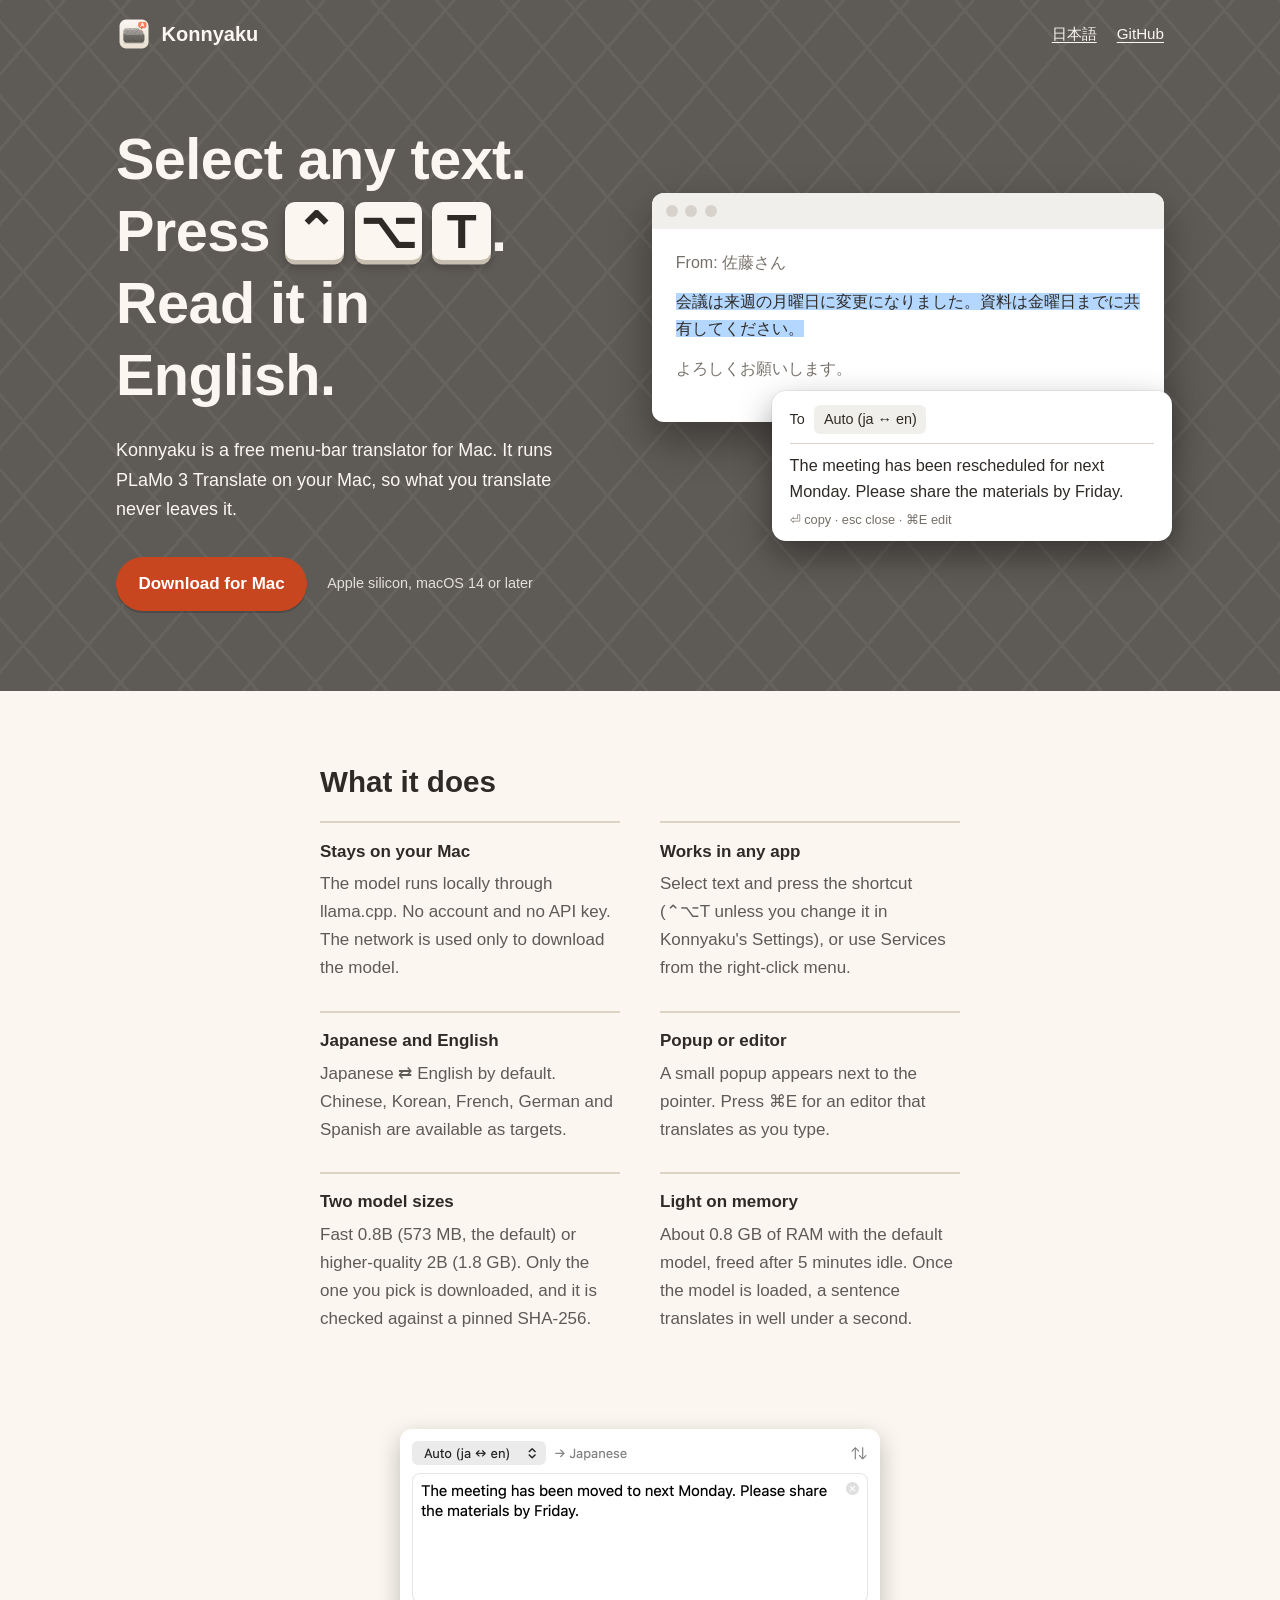
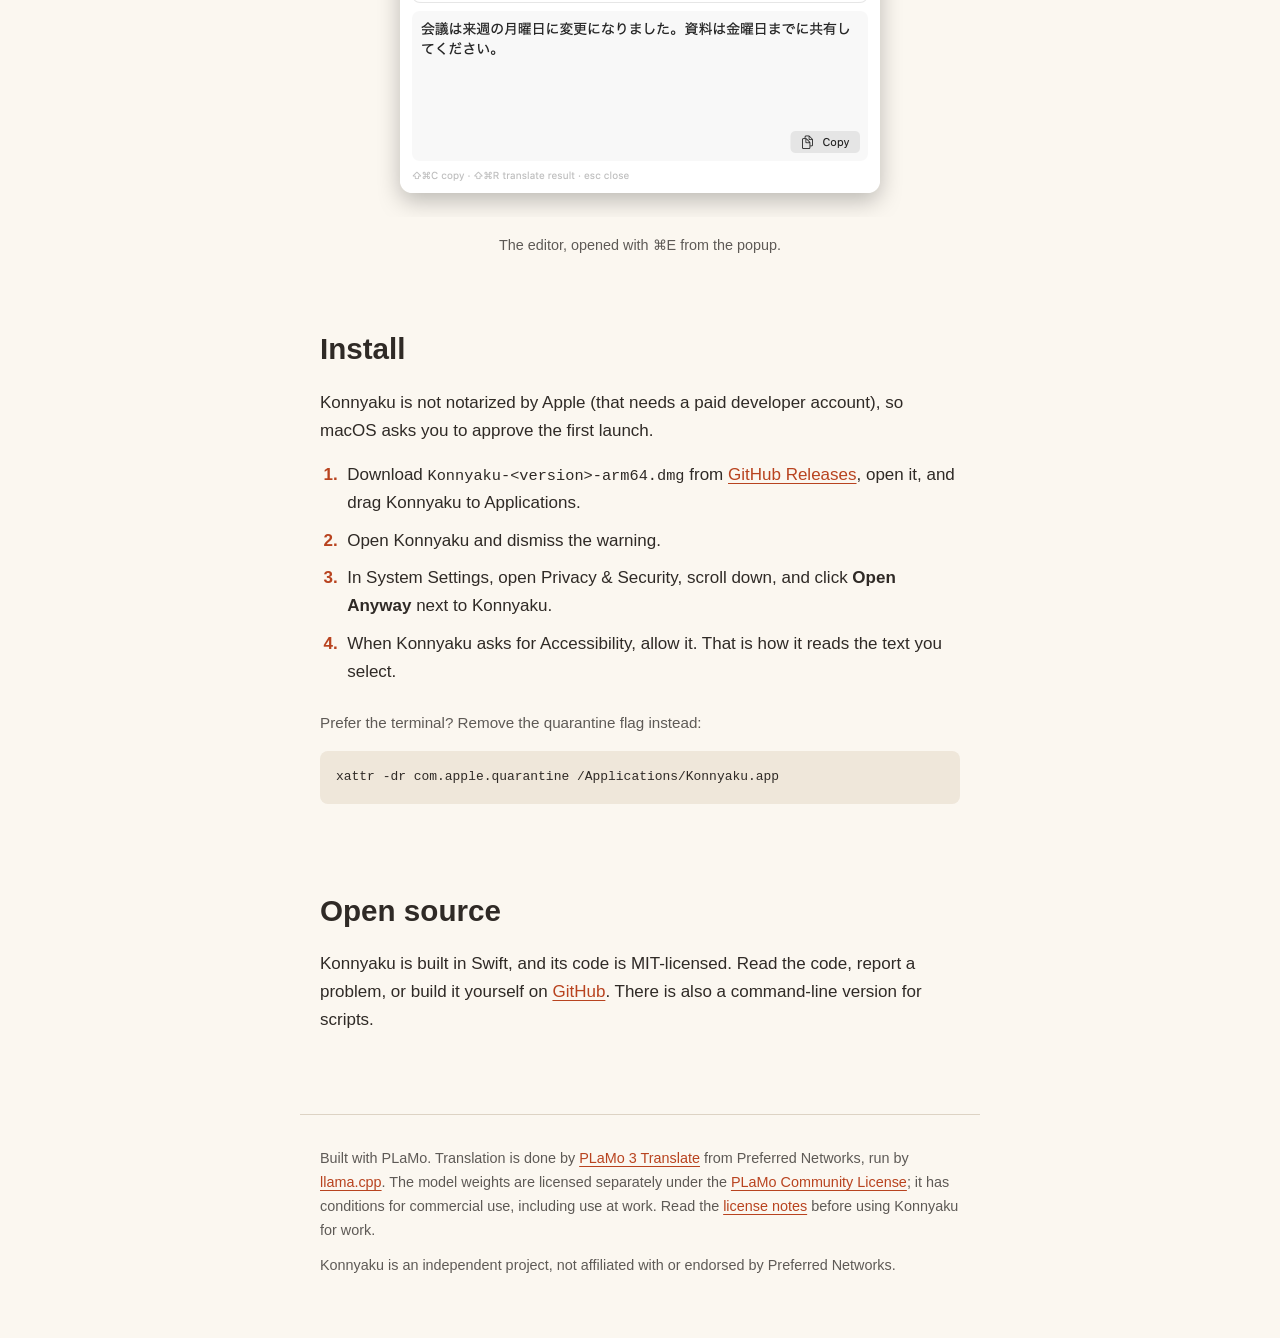
<file: docs/index.html>
<!doctype html>
<html lang="en">
<head>
  <meta charset="utf-8">
  <meta name="viewport" content="width=device-width, initial-scale=1">
  <title>Konnyaku: private, on-device translation for Mac</title>
  <meta name="description" content="Konnyaku is a free, open-source menu-bar translator for Mac. Select text in any app and press ⌃⌥T. Japanese ⇄ English with PLaMo 3 Translate, running entirely on your Mac.">
  <link rel="canonical" href="https://yukinoda.github.io/konnyaku/">
  <link rel="alternate" hreflang="en" href="https://yukinoda.github.io/konnyaku/">
  <link rel="alternate" hreflang="ja" href="https://yukinoda.github.io/konnyaku/ja/">
  <link rel="alternate" hreflang="x-default" href="https://yukinoda.github.io/konnyaku/">
  <link rel="icon" type="image/png" href="images/logo.png">
  <meta name="google-site-verification" content="SRDIfoffDiE1NnRKW10rsUYTHRfcO9mQLvn3l4jEC-0">

  <meta property="og:type" content="website">
  <meta property="og:site_name" content="Konnyaku">
  <meta property="og:title" content="Konnyaku: private, on-device translation for Mac">
  <meta property="og:description" content="Select text in any app and press ⌃⌥T. Japanese ⇄ English, running entirely on your Mac.">
  <meta property="og:url" content="https://yukinoda.github.io/konnyaku/">
  <meta property="og:image" content="https://yukinoda.github.io/konnyaku/images/social-preview.png">
  <!-- og:image:alt and twitter:image:alt describe the same card; keep them identical. -->
  <meta property="og:image:alt" content="The Konnyaku app icon and name. Private, on-device translation for your Mac menu bar. Japanese and English, PLaMo 3 Translate, llama.cpp.">
  <meta property="og:image:width" content="1280">
  <meta property="og:image:height" content="640">
  <meta property="og:locale" content="en_US">
  <meta property="og:locale:alternate" content="ja_JP">
  <meta name="twitter:card" content="summary_large_image">
  <meta name="twitter:image:alt" content="The Konnyaku app icon and name. Private, on-device translation for your Mac menu bar. Japanese and English, PLaMo 3 Translate, llama.cpp.">

  <script type="application/ld+json">
  {
    "@context": "https://schema.org",
    "@type": "SoftwareApplication",
    "name": "Konnyaku",
    "description": "Private, on-device translation for your Mac menu bar, powered by PLaMo 3 Translate.",
    "applicationCategory": "UtilitiesApplication",
    "operatingSystem": "macOS 14 or later (Apple silicon)",
    "url": "https://yukinoda.github.io/konnyaku/",
    "downloadUrl": "https://github.com/yukinoda/konnyaku/releases/latest",
    "license": "https://opensource.org/licenses/MIT",
    "offers": {
      "@type": "Offer",
      "price": "0",
      "priceCurrency": "USD"
    }
  }
  </script>

  <link rel="stylesheet" href="style.css">
</head>
<body>
  <a class="skip-link" href="#main">Skip to content</a>

  <header class="slab">
    <div class="masthead">
      <a class="brand" href="./">
        <img src="images/logo.png" alt="" width="36" height="36">
        Konnyaku
      </a>
      <nav aria-label="Site">
        <a href="ja/" hreflang="ja" lang="ja">日本語</a>
        <a class="github" href="https://github.com/yukinoda/konnyaku">GitHub</a>
      </nav>
    </div>

    <div class="hero">
      <div>
        <h1>
          <span class="line">Select any text.</span>
          <span class="line">Press <span class="keys" role="img" aria-label="Control Option T"><kbd>⌃</kbd><kbd>⌥</kbd><kbd>T</kbd></span>.</span>
          <span class="line">Read it in English.</span>
        </h1>
        <p class="lede">
          Konnyaku is a free menu-bar translator for Mac. It runs
          PLaMo 3 Translate on your Mac, so what you translate never
          leaves it.
        </p>
        <div class="download">
          <a class="button" href="https://github.com/yukinoda/konnyaku/releases/latest">Download for Mac</a>
          <small>Apple silicon, macOS 14 or later</small>
        </div>
      </div>

      <figure class="demo" role="img" aria-label="Example: a Japanese sentence in an email is selected and Konnyaku shows the English translation in a popup">
        <div class="window" aria-hidden="true" lang="ja">
          <div class="window-bar"><span></span><span></span><span></span></div>
          <div class="window-body">
            <p class="muted">From: 佐藤さん</p>
            <p><span class="selected">会議は来週の月曜日に変更になりました。資料は金曜日までに共有してください。</span></p>
            <p class="muted">よろしくお願いします。</p>
          </div>
        </div>
        <div class="popup" aria-hidden="true">
          <div class="popup-head">
            <span>To</span>
            <span class="picker">Auto (ja ↔ en)</span>
          </div>
          <p>The meeting has been rescheduled for next Monday. Please share the materials by Friday.</p>
          <p class="hint">⏎ copy · esc close · ⌘E edit</p>
        </div>
      </figure>
    </div>
  </header>

  <main id="main" tabindex="-1">
    <section class="section" aria-labelledby="features">
      <h2 id="features">What it does</h2>
      <dl class="features">
        <div>
          <dt>Stays on your Mac</dt>
          <dd>The model runs locally through llama.cpp. No account and no API key. The network is used only to download the model.</dd>
        </div>
        <div>
          <dt>Works in any app</dt>
          <dd>Select text and press the shortcut (⌃⌥T unless you change it in Konnyaku's Settings), or use Services from the right-click menu.</dd>
        </div>
        <div>
          <dt>Japanese and English</dt>
          <dd>Japanese ⇄ English by default. Chinese, Korean, French, German and Spanish are available as targets.</dd>
        </div>
        <div>
          <dt>Popup or editor</dt>
          <dd>A small popup appears next to the pointer. Press ⌘E for an editor that translates as you type.</dd>
        </div>
        <div>
          <dt>Two model sizes</dt>
          <dd>Fast 0.8B (573 MB, the default) or higher-quality 2B (1.8 GB). Only the one you pick is downloaded, and it is checked against a pinned SHA-256.</dd>
        </div>
        <div>
          <dt>Light on memory</dt>
          <dd>About 0.8 GB of RAM with the default model, freed after 5 minutes idle. Once the model is loaded, a sentence translates in well under a second.</dd>
        </div>
      </dl>
    </section>

    <figure class="shot">
      <picture>
        <source media="(prefers-color-scheme: dark)" srcset="images/editor-dark.png">
        <img src="images/editor-light.png" width="1056" height="824" loading="lazy" alt="The Konnyaku editor translating English into Japanese as you type">
      </picture>
      <figcaption>The editor, opened with ⌘E from the popup.</figcaption>
    </figure>

    <section class="section" aria-labelledby="install">
      <h2 id="install">Install</h2>
      <p>
        Konnyaku is not notarized by Apple (that needs a paid developer
        account), so macOS asks you to approve the first launch.
      </p>
      <ol class="steps">
        <li>Download <code>Konnyaku-&lt;version&gt;-arm64.dmg</code> from <a href="https://github.com/yukinoda/konnyaku/releases/latest">GitHub Releases</a>, open it, and drag Konnyaku to Applications.</li>
        <li>Open Konnyaku and dismiss the warning.</li>
        <li>In System Settings, open Privacy &amp; Security, scroll down, and click <strong>Open Anyway</strong> next to Konnyaku.</li>
        <li>When Konnyaku asks for Accessibility, allow it. That is how it reads the text you select.</li>
      </ol>
      <p class="note">Prefer the terminal? Remove the quarantine flag instead:</p>
      <pre><code>xattr -dr com.apple.quarantine /Applications/Konnyaku.app</code></pre>
    </section>

    <section class="section" aria-labelledby="open-source">
      <h2 id="open-source">Open source</h2>
      <p>
        Konnyaku is built in Swift, and its code is MIT-licensed. Read the code, report
        a problem, or build it yourself on
        <a href="https://github.com/yukinoda/konnyaku">GitHub</a>. There is
        also a command-line version for scripts.
      </p>
    </section>
  </main>

  <footer>
    <p>
      Built with PLaMo. Translation is done by
      <a href="https://www.preferred.jp/ja/blog/tech/plamo-3-translate-weight-release">PLaMo 3 Translate</a>
      from Preferred Networks, run by
      <a href="https://github.com/ggml-org/llama.cpp">llama.cpp</a>.
      The model weights are licensed separately under the
      <a href="https://plamo.preferredai.jp/info/plamo-community-license-en">PLaMo Community License</a>;
      it has conditions for commercial use, including use at work. Read the
      <a href="https://github.com/yukinoda/konnyaku#license">license notes</a>
      before using Konnyaku for work.
    </p>
    <p>
      Konnyaku is an independent project, not affiliated with or endorsed by
      Preferred Networks.
    </p>
  </footer>
</body>
</html>
</file>
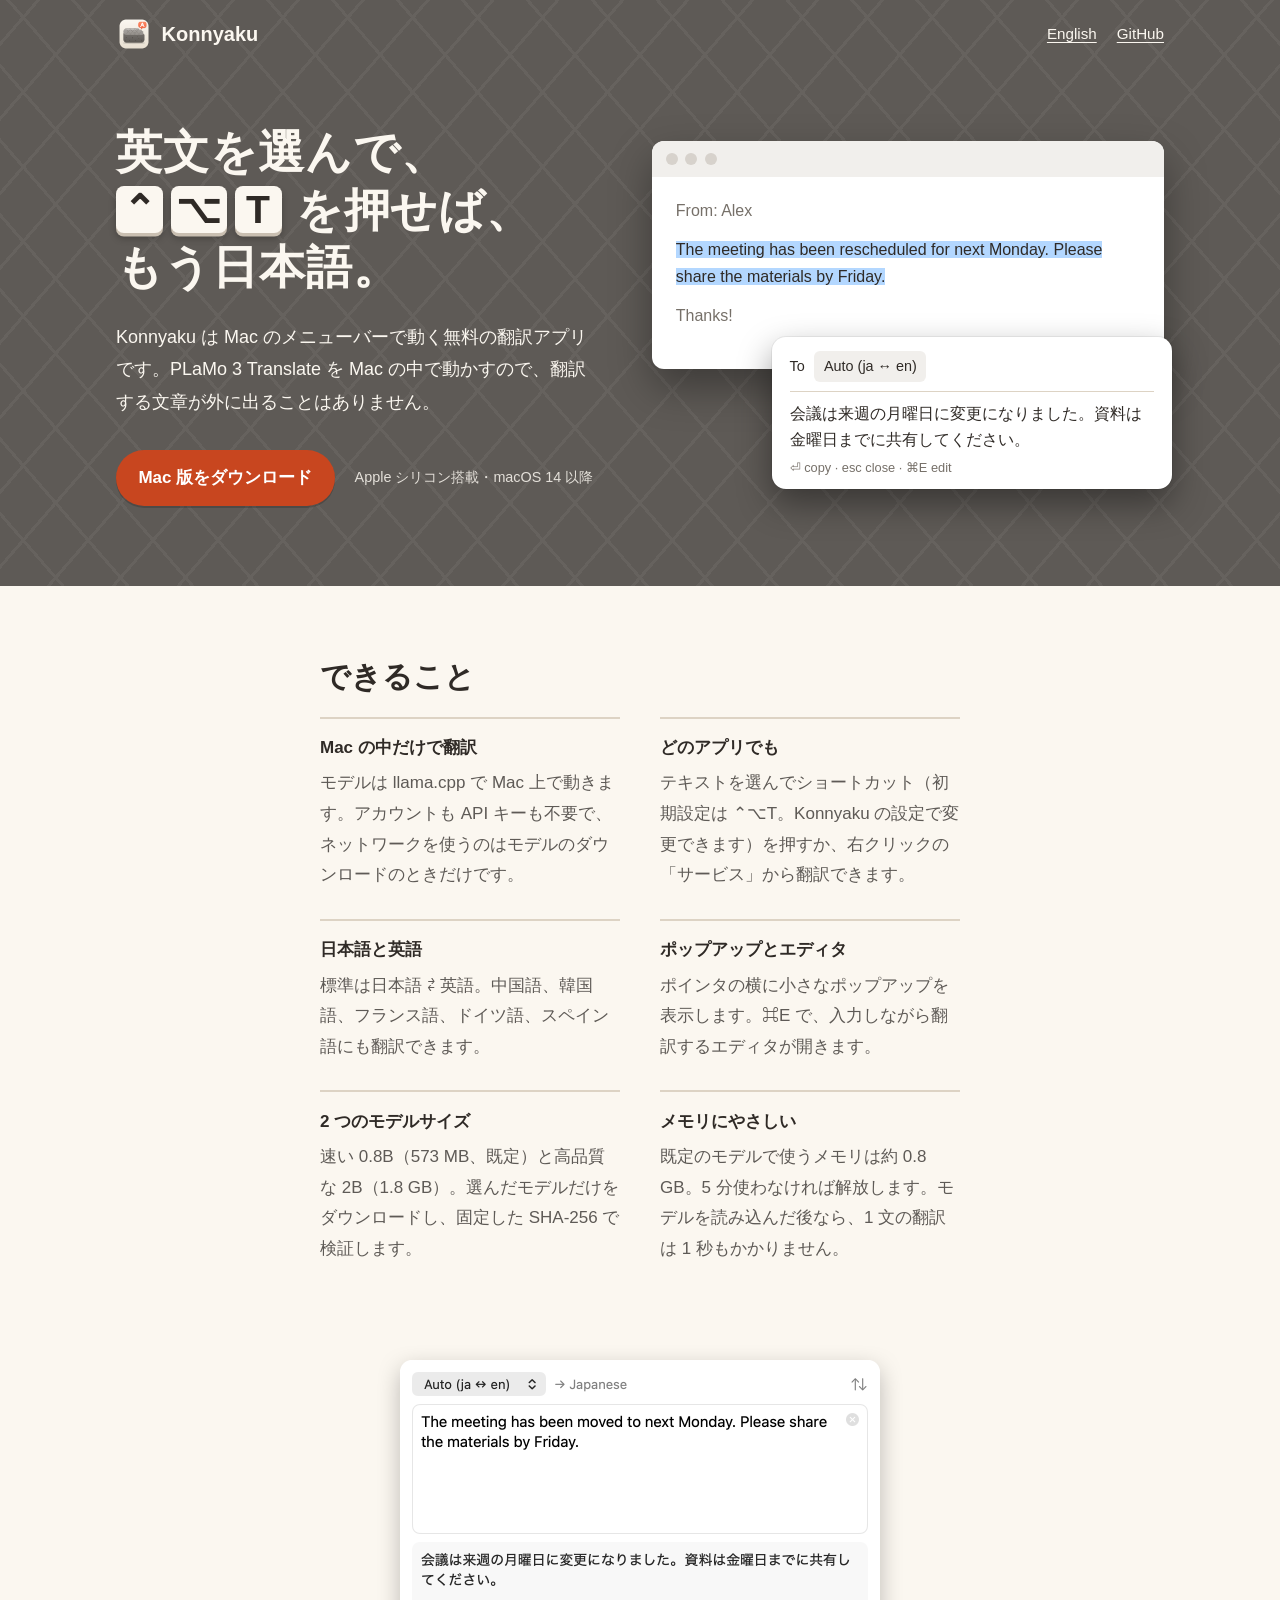
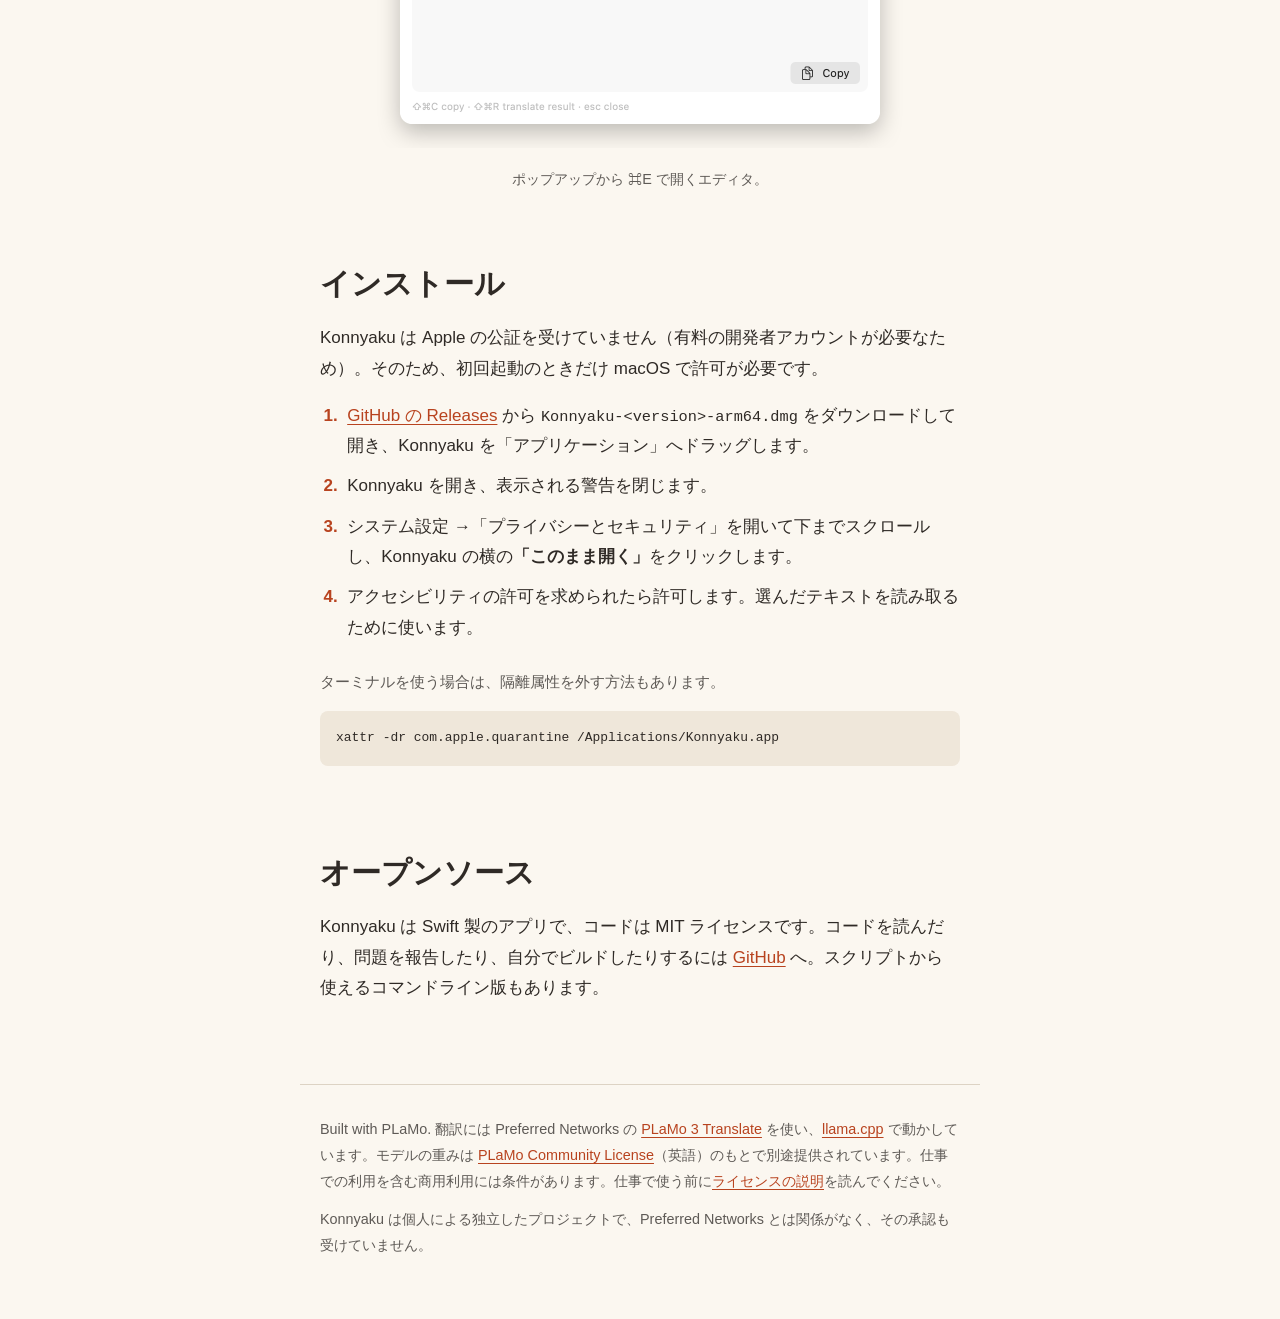
<file: docs/ja/index.html>
<!doctype html>
<html lang="ja">
<head>
  <meta charset="utf-8">
  <meta name="viewport" content="width=device-width, initial-scale=1">
  <title>Konnyaku：Mac で動くオフライン翻訳アプリ（オンデバイス・無料）</title>
  <meta name="description" content="Konnyaku は Mac のメニューバーで動く無料・オープンソースの翻訳アプリです。どのアプリでもテキストを選んで ⌃⌥T を押すだけ。PLaMo 3 Translate による日本語 ⇄ 英語の翻訳を、すべて Mac の中で行います。">
  <link rel="canonical" href="https://yukinoda.github.io/konnyaku/ja/">
  <link rel="alternate" hreflang="en" href="https://yukinoda.github.io/konnyaku/">
  <link rel="alternate" hreflang="ja" href="https://yukinoda.github.io/konnyaku/ja/">
  <link rel="alternate" hreflang="x-default" href="https://yukinoda.github.io/konnyaku/">
  <link rel="icon" type="image/png" href="../images/logo.png">

  <meta property="og:type" content="website">
  <meta property="og:site_name" content="Konnyaku">
  <meta property="og:title" content="Konnyaku：Mac で動くオフライン翻訳アプリ">
  <meta property="og:description" content="テキストを選んで ⌃⌥T を押すだけ。日本語 ⇄ 英語の翻訳を、すべて Mac の中で。">
  <meta property="og:url" content="https://yukinoda.github.io/konnyaku/ja/">
  <meta property="og:image" content="https://yukinoda.github.io/konnyaku/images/social-preview.png">
  <!-- og:image:alt and twitter:image:alt describe the same card; keep them identical. -->
  <meta property="og:image:alt" content="Konnyaku のアプリアイコンと名前。Mac のメニューバーで動く、プライベートなオンデバイス翻訳。日本語と英語、PLaMo 3 Translate、llama.cpp。">
  <meta property="og:image:width" content="1280">
  <meta property="og:image:height" content="640">
  <meta property="og:locale" content="ja_JP">
  <meta property="og:locale:alternate" content="en_US">
  <meta name="twitter:card" content="summary_large_image">
  <meta name="twitter:image:alt" content="Konnyaku のアプリアイコンと名前。Mac のメニューバーで動く、プライベートなオンデバイス翻訳。日本語と英語、PLaMo 3 Translate、llama.cpp。">

  <script type="application/ld+json">
  {
    "@context": "https://schema.org",
    "@type": "SoftwareApplication",
    "name": "Konnyaku",
    "description": "Mac のメニューバーで動く、プライベートなオンデバイス翻訳。PLaMo 3 Translate で動きます。",
    "inLanguage": "ja",
    "applicationCategory": "UtilitiesApplication",
    "operatingSystem": "macOS 14 以降（Apple シリコン）",
    "url": "https://yukinoda.github.io/konnyaku/ja/",
    "downloadUrl": "https://github.com/yukinoda/konnyaku/releases/latest",
    "license": "https://opensource.org/licenses/MIT",
    "offers": {
      "@type": "Offer",
      "price": "0",
      "priceCurrency": "JPY"
    }
  }
  </script>

  <link rel="stylesheet" href="../style.css">
</head>
<body>
  <a class="skip-link" href="#main">本文へ移動</a>

  <header class="slab">
    <div class="masthead">
      <a class="brand" href="./">
        <img src="../images/logo.png" alt="" width="36" height="36">
        Konnyaku
      </a>
      <nav aria-label="サイト">
        <a href="../" hreflang="en" lang="en">English</a>
        <a class="github" href="https://github.com/yukinoda/konnyaku">GitHub</a>
      </nav>
    </div>

    <div class="hero">
      <div>
        <h1>
          <span class="line">英文を選んで、</span>
          <span class="line"><span class="keys" role="img" lang="en" aria-label="Control Option T"><kbd>⌃</kbd><kbd>⌥</kbd><kbd>T</kbd></span> を押せば、</span>
          <span class="line">もう日本語。</span>
        </h1>
        <p class="lede">
          Konnyaku は Mac のメニューバーで動く無料の翻訳アプリです。PLaMo 3 Translate を Mac の中で動かすので、翻訳する文章が外に出ることはありません。
        </p>
        <div class="download">
          <a class="button" href="https://github.com/yukinoda/konnyaku/releases/latest">Mac 版をダウンロード</a>
          <small>Apple シリコン搭載・macOS 14 以降</small>
        </div>
      </div>

      <figure class="demo" role="img" aria-label="例: メールの英文を選ぶと、Konnyaku のポップアップに日本語訳が表示される">
        <div class="window" aria-hidden="true" lang="en">
          <div class="window-bar"><span></span><span></span><span></span></div>
          <div class="window-body">
            <p class="muted">From: Alex</p>
            <p><span class="selected">The meeting has been rescheduled for next Monday. Please share the materials by Friday.</span></p>
            <p class="muted">Thanks!</p>
          </div>
        </div>
        <div class="popup" aria-hidden="true">
          <div class="popup-head">
            <span lang="en">To</span>
            <span class="picker" lang="en">Auto (ja ↔ en)</span>
          </div>
          <p>会議は来週の月曜日に変更になりました。資料は金曜日までに共有してください。</p>
          <p class="hint" lang="en">⏎ copy · esc close · ⌘E edit</p>
        </div>
      </figure>
    </div>
  </header>

  <main id="main" tabindex="-1">
    <section class="section" aria-labelledby="features">
      <h2 id="features">できること</h2>
      <dl class="features">
        <div>
          <dt>Mac の中だけで翻訳</dt>
          <dd>モデルは llama.cpp で Mac 上で動きます。アカウントも API キーも不要で、ネットワークを使うのはモデルのダウンロードのときだけです。</dd>
        </div>
        <div>
          <dt>どのアプリでも</dt>
          <dd>テキストを選んでショートカット（初期設定は ⌃⌥T。Konnyaku の設定で変更できます）を押すか、右クリックの「サービス」から翻訳できます。</dd>
        </div>
        <div>
          <dt>日本語と英語</dt>
          <dd>標準は日本語 ⇄ 英語。中国語、韓国語、フランス語、ドイツ語、スペイン語にも翻訳できます。</dd>
        </div>
        <div>
          <dt>ポップアップとエディタ</dt>
          <dd>ポインタの横に小さなポップアップを表示します。⌘E で、入力しながら翻訳するエディタが開きます。</dd>
        </div>
        <div>
          <dt>2 つのモデルサイズ</dt>
          <dd>速い 0.8B（573 MB、既定）と高品質な 2B（1.8 GB）。選んだモデルだけをダウンロードし、固定した SHA-256 で検証します。</dd>
        </div>
        <div>
          <dt>メモリにやさしい</dt>
          <dd>既定のモデルで使うメモリは約 0.8 GB。5 分使わなければ解放します。モデルを読み込んだ後なら、1 文の翻訳は 1 秒もかかりません。</dd>
        </div>
      </dl>
    </section>

    <figure class="shot">
      <picture>
        <source media="(prefers-color-scheme: dark)" srcset="../images/editor-dark.png">
        <img src="../images/editor-light.png" width="1056" height="824" loading="lazy" alt="入力しながら英語を日本語に翻訳している Konnyaku のエディタ">
      </picture>
      <figcaption>ポップアップから ⌘E で開くエディタ。</figcaption>
    </figure>

    <section class="section" aria-labelledby="install">
      <h2 id="install">インストール</h2>
      <p>
        Konnyaku は Apple の公証を受けていません（有料の開発者アカウントが必要なため）。そのため、初回起動のときだけ macOS で許可が必要です。
      </p>
      <ol class="steps">
        <li><a href="https://github.com/yukinoda/konnyaku/releases/latest">GitHub の Releases</a> から <code>Konnyaku-&lt;version&gt;-arm64.dmg</code> をダウンロードして開き、Konnyaku を「アプリケーション」へドラッグします。</li>
        <li>Konnyaku を開き、表示される警告を閉じます。</li>
        <li>システム設定 →「プライバシーとセキュリティ」を開いて下までスクロールし、Konnyaku の横の<strong>「このまま開く」</strong>をクリックします。</li>
        <li>アクセシビリティの許可を求められたら許可します。選んだテキストを読み取るために使います。</li>
      </ol>
      <p class="note">ターミナルを使う場合は、隔離属性を外す方法もあります。</p>
      <pre><code>xattr -dr com.apple.quarantine /Applications/Konnyaku.app</code></pre>
    </section>

    <section class="section" aria-labelledby="open-source">
      <h2 id="open-source">オープンソース</h2>
      <p>
        Konnyaku は Swift 製のアプリで、コードは MIT ライセンスです。コードを読んだり、問題を報告したり、自分でビルドしたりするには <a href="https://github.com/yukinoda/konnyaku/blob/main/README.ja.md">GitHub</a> へ。スクリプトから使えるコマンドライン版もあります。
      </p>
    </section>
  </main>

  <footer>
    <p>
      Built with PLaMo. 翻訳には Preferred Networks の <a href="https://www.preferred.jp/ja/blog/tech/plamo-3-translate-weight-release">PLaMo 3 Translate</a> を使い、<a href="https://github.com/ggml-org/llama.cpp">llama.cpp</a> で動かしています。モデルの重みは <a href="https://plamo.preferredai.jp/info/plamo-community-license-en">PLaMo Community License</a>（英語）のもとで別途提供されています。仕事での利用を含む商用利用には条件があります。仕事で使う前に<a href="https://github.com/yukinoda/konnyaku/blob/main/README.ja.md#license">ライセンスの説明</a>を読んでください。
    </p>
    <p>Konnyaku は個人による独立したプロジェクトで、Preferred Networks とは関係がなく、その承認も受けていません。</p>
  </footer>
</body>
</html>
</file>
<file: docs/style.css>
/*
  Konnyaku site. Colours come from the app icon (assets/logo.svg):
  the konjac slab greys, the paper tile, and the coral speech bubble
  (the download button is a darker coral so its text stays readable).
*/

:root {
  --paper: #fbf7f0;
  --paper-deep: #efe7da;
  --ink: #2f2a26;
  --ink-soft: #5e5a56;
  --konjac: #5e5a56;
  --konjac-score: #6e6a65;
  --konjac-text: #fbf7f0;
  --bubble-ink: #ffffff;
  --link: #b8431f;
  --rule: #ddd3c4;
  --selection: #b3d7ff;
  --window: #ffffff;
  --window-bar: #f1efec;
  --window-ink: #2f2a26;
  --popup-hint: #767069;
  --key-face: #fbf7f0;
  --key-ink: #2f2a26;
  --key-edge: #c9bfb1;
  --window-dot: #d7d2cc;
  --button: #c8461f;
  --button-hover: #b03c19;

  /* Built into macOS, so no web font is fetched from a third party. */
  --font-display: "Hiragino Maru Gothic ProN", "Hiragino Sans", sans-serif;
  --font-body: -apple-system, BlinkMacSystemFont, "Hiragino Sans",
    "Hiragino Kaku Gothic ProN", "Segoe UI", sans-serif;
  --font-code: ui-monospace, "SF Mono", Menlo, monospace;

  --measure: 40rem;
  --gutter: 1.25rem;

  color-scheme: light dark;
}

@media (prefers-color-scheme: dark) {
  :root {
    --paper: #22201e;
    --paper-deep: #2c2926;
    --ink: #ede6da;
    --ink-soft: #b5aea5;
    --konjac: #46423f;
    --konjac-score: #524e4a;
    --link: #ff8a66;
    --rule: #3d3935;
    --selection: #3f638b;
    --window: #2b2927;
    --window-bar: #343130;
    --window-ink: #ede6da;
    --popup-hint: #9a948d;
    --window-dot: #5a5652;
  }
}

*,
*::before,
*::after {
  box-sizing: border-box;
}

html {
  -webkit-text-size-adjust: 100%;
}

body {
  margin: 0;
  background: var(--paper);
  color: var(--ink);
  font-family: var(--font-body);
  font-size: 1.0625rem;
  line-height: 1.65;
}

body:lang(ja) {
  line-height: 1.8;
}

img {
  max-width: 100%;
  height: auto;
}

a {
  color: var(--link);
  text-underline-offset: 0.18em;
}

a:focus-visible {
  outline: 3px solid var(--link);
  outline-offset: 3px;
  border-radius: 4px;
}

/* The skip link focuses <main> itself; a ring around the whole page is noise. */
main:focus {
  outline: none;
}

/* The coral and rust outlines are hard to see on the grey slab. */
.slab a:focus-visible {
  outline-color: var(--konjac-text);
}

code {
  font-family: var(--font-code);
  font-size: 0.9em;
}

.skip-link {
  position: absolute;
  left: var(--gutter);
  top: -3rem;
  padding: 0.5rem 0.75rem;
  background: var(--paper);
  color: var(--ink);
  z-index: 10;
}

.skip-link:focus {
  top: 0.75rem;
}

/* ---------- Hero: the konjac slab ---------- */

.slab {
  position: relative;
  overflow: hidden;
  background-color: var(--konjac);
  color: var(--konjac-text);
}

/* The criss-cross scoring from the icon's top face. */
.slab::before {
  content: "";
  position: absolute;
  inset: 0;
  background-image:
    repeating-linear-gradient(
      49deg,
      transparent 0 46px,
      var(--konjac-score) 46px 49px
    ),
    repeating-linear-gradient(
      -49deg,
      transparent 0 46px,
      var(--konjac-score) 46px 49px
    );
  opacity: 0.55;
  pointer-events: none;
}

.slab > * {
  position: relative;
}

.masthead {
  display: flex;
  align-items: center;
  justify-content: space-between;
  gap: 1rem;
  max-width: 68rem;
  margin: 0 auto;
  padding: 1rem var(--gutter);
}

.brand {
  display: flex;
  align-items: center;
  gap: 0.6rem;
  color: inherit;
  text-decoration: none;
  font-family: var(--font-display);
  font-weight: 700;
  font-size: 1.25rem;
}

.brand img {
  width: 2.25rem;
  height: 2.25rem;
}

.masthead nav {
  display: flex;
  gap: 1.25rem;
  font-size: 0.95rem;
}

.masthead nav a {
  color: inherit;
}

.hero {
  display: grid;
  grid-template-columns: minmax(0, 1fr) minmax(0, 1.05fr);
  align-items: center;
  gap: 3rem;
  max-width: 68rem;
  margin: 0 auto;
  padding: 3.5rem var(--gutter) 5rem;
}

.hero h1 {
  margin: 0;
  font-family: var(--font-display);
  font-weight: 700;
  font-size: clamp(2.25rem, 4.6vw, 3.6rem);
  line-height: 1.25;
  letter-spacing: -0.01em;
}

.hero h1 .line {
  display: block;
}

/* Japanese lines are phrases; a break inside one ("押せ / ば") reads badly.
   keep-all still allows a break at the space after the keycaps. */
:lang(ja) .hero h1 {
  font-size: clamp(2rem, 3.6vw, 3rem);
  letter-spacing: 0.02em;
}

:lang(ja) .hero h1 .line {
  word-break: keep-all;
}

.lede {
  max-width: 30rem;
  margin: 1.5rem 0 2rem;
  font-size: 1.125rem;
}

/* ---------- Keycaps ---------- */

.keys {
  display: inline-flex;
  gap: 0.18em;
  vertical-align: 0.06em;
}

.keys kbd {
  display: inline-grid;
  place-items: center;
  min-width: 1.2em;
  height: 1.2em;
  padding: 0 0.12em;
  border-radius: 0.2em;
  /* Keys stay light in dark mode too, so they always read as keys. */
  background: var(--key-face);
  color: var(--key-ink);
  font-family: var(--font-body);
  font-size: 0.85em;
  font-weight: 600;
  line-height: 1;
  box-shadow:
    0 0.09em 0 var(--key-edge),
    0 0.14em 0.2em rgba(0, 0, 0, 0.25);
  animation: key-press 0.32s ease-out both;
}

.keys kbd:nth-child(1) {
  animation-delay: 1.5s;
}

.keys kbd:nth-child(2) {
  animation-delay: 1.62s;
}

.keys kbd:nth-child(3) {
  animation-delay: 1.74s;
}

@keyframes key-press {
  0% {
    transform: translateY(0);
  }

  40% {
    transform: translateY(0.07em);
    box-shadow:
      0 0.02em 0 var(--key-edge),
      0 0.04em 0.08em rgba(0, 0, 0, 0.25);
  }

  100% {
    transform: translateY(0);
  }
}

/* ---------- Download ---------- */

.download {
  display: flex;
  flex-wrap: wrap;
  align-items: center;
  gap: 0.75rem 1.25rem;
}

.button {
  display: inline-block;
  padding: 0.8rem 1.4rem;
  border-radius: 999px;
  background: var(--button);
  color: var(--bubble-ink);
  font-weight: 600;
  text-decoration: none;
  box-shadow: 0 2px 0 rgba(0, 0, 0, 0.18);
}

.button:hover {
  background: var(--button-hover);
}

.download small {
  font-size: 0.9rem;
  opacity: 0.85;
}

/* ---------- Demo: a Mac window with the popup ---------- */

.demo {
  position: relative;
  margin: 0;
  padding-bottom: 7.5rem;
}

.window {
  border-radius: 12px;
  background: var(--window);
  color: var(--window-ink);
  box-shadow: 0 18px 40px rgba(0, 0, 0, 0.35);
  overflow: hidden;
}

.window-bar {
  display: flex;
  gap: 0.45rem;
  padding: 0.75rem 0.9rem;
  background: var(--window-bar);
}

.window-bar span {
  width: 0.75rem;
  height: 0.75rem;
  border-radius: 50%;
  background: var(--window-dot);
}

.window-body {
  padding: 1.25rem 1.5rem 1.75rem;
  font-size: 1rem;
  line-height: 1.7;
}

.window-body p {
  margin: 0 0 0.75rem;
}

.window-body .muted {
  color: var(--popup-hint);
}

/* The selection sweeps across the sentence, like a drag. */
.selected {
  background-image: linear-gradient(var(--selection), var(--selection));
  background-repeat: no-repeat;
  background-size: 100% 100%;
  animation: select-text 0.9s 0.4s ease-in-out both;
}

@keyframes select-text {
  from {
    background-size: 0% 100%;
  }

  to {
    background-size: 100% 100%;
  }
}

.popup {
  position: absolute;
  right: -0.5rem;
  bottom: 0;
  width: min(25rem, 92%);
  padding: 0.9rem 1.1rem 0.7rem;
  border-radius: 14px;
  background: var(--window);
  color: var(--window-ink);
  box-shadow:
    0 0 0 1px rgba(0, 0, 0, 0.06),
    0 14px 34px rgba(0, 0, 0, 0.4);
  transform-origin: 20% 0;
  animation: popup-in 0.28s 2s ease-out both;
}

@keyframes popup-in {
  from {
    opacity: 0;
    transform: translateY(-6px) scale(0.96);
  }

  to {
    opacity: 1;
    transform: none;
  }
}

.popup-head {
  display: flex;
  align-items: center;
  gap: 0.6rem;
  padding-bottom: 0.55rem;
  border-bottom: 1px solid var(--rule);
  font-size: 0.9rem;
}

.popup-head .picker {
  padding: 0.15rem 0.6rem;
  border-radius: 6px;
  background: var(--window-bar);
}

.popup p {
  margin: 0.6rem 0 0.4rem;
  font-size: 1.02rem;
  line-height: 1.55;
}

.popup .hint {
  margin: 0;
  color: var(--popup-hint);
  font-size: 0.8rem;
}

/* ---------- Content ---------- */

main {
  padding: 0 var(--gutter);
}

.section {
  max-width: var(--measure);
  margin: 0 auto;
  padding: 4.5rem 0 0;
}

.section h2 {
  margin: 0 0 1.25rem;
  font-family: var(--font-display);
  font-weight: 700;
  font-size: 1.85rem;
  line-height: 1.3;
}

.section p {
  margin: 0 0 1rem;
}

.features {
  display: grid;
  grid-template-columns: repeat(2, minmax(0, 1fr));
  gap: 1.75rem 2.5rem;
  margin: 0;
}

.features div {
  padding-top: 0.9rem;
  border-top: 2px solid var(--rule);
}

.features dt {
  margin-bottom: 0.3rem;
  font-weight: 700;
}

.features dd {
  margin: 0;
  color: var(--ink-soft);
}

.shot {
  max-width: 52rem;
  margin: 4.5rem auto 0;
  text-align: center;
}

.shot img {
  width: 33rem;
}

.shot figcaption {
  margin-top: 0.5rem;
  color: var(--ink-soft);
  font-size: 0.9rem;
}

.steps {
  margin: 0 0 1.5rem;
  padding-left: 1.4rem;
}

.steps li {
  margin-bottom: 0.6rem;
  padding-left: 0.3rem;
}

.steps li::marker {
  font-family: var(--font-display);
  font-weight: 700;
  color: var(--link);
}

pre {
  margin: 0 0 1rem;
  padding: 0.9rem 1rem;
  overflow-x: auto;
  border-radius: 8px;
  background: var(--paper-deep);
  font-size: 0.9rem;
}

.note {
  color: var(--ink-soft);
  font-size: 0.95rem;
}

footer {
  /* content-box keeps the text the same width as the sections above. */
  box-sizing: content-box;
  max-width: var(--measure);
  margin: 5rem auto 0;
  padding: 2rem var(--gutter) 3rem;
  border-top: 1px solid var(--rule);
  color: var(--ink-soft);
  font-size: 0.9rem;
}

footer p {
  margin: 0 0 0.75rem;
}

/* ---------- Small screens ---------- */

@media (max-width: 52rem) {
  .hero {
    grid-template-columns: minmax(0, 1fr);
    gap: 2.5rem;
    padding-top: 2rem;
    padding-bottom: 3.5rem;
  }

  /* The popup wraps to more lines on phones; keep it off the selection. */
  .demo {
    padding-bottom: 9.5rem;
  }

  .popup {
    right: 0;
  }

  .features {
    grid-template-columns: minmax(0, 1fr);
  }
}

@media (max-width: 30rem) {
  .masthead nav a.github {
    display: none;
  }
}

/* Motion is decoration here; show the final state instead. */
@media (prefers-reduced-motion: reduce) {
  .keys kbd,
  .selected,
  .popup {
    animation: none;
  }
}
</file>
